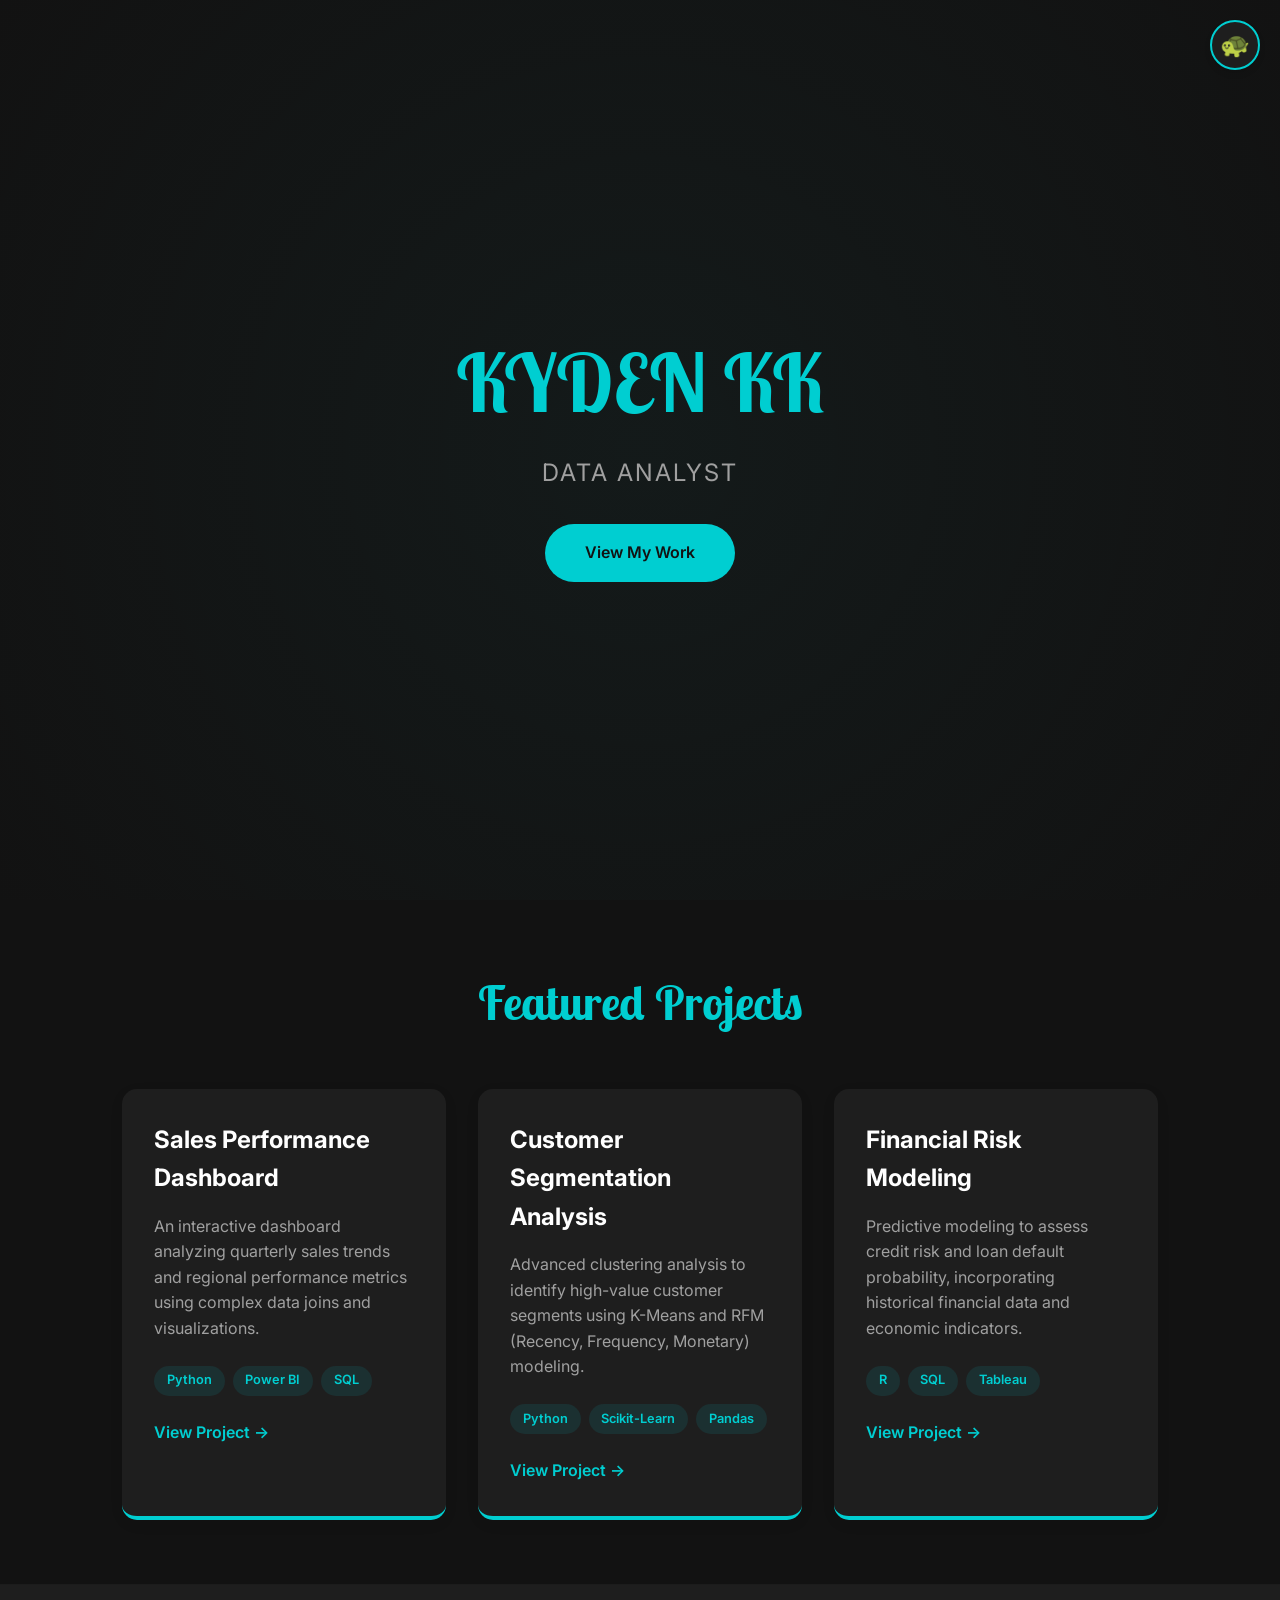
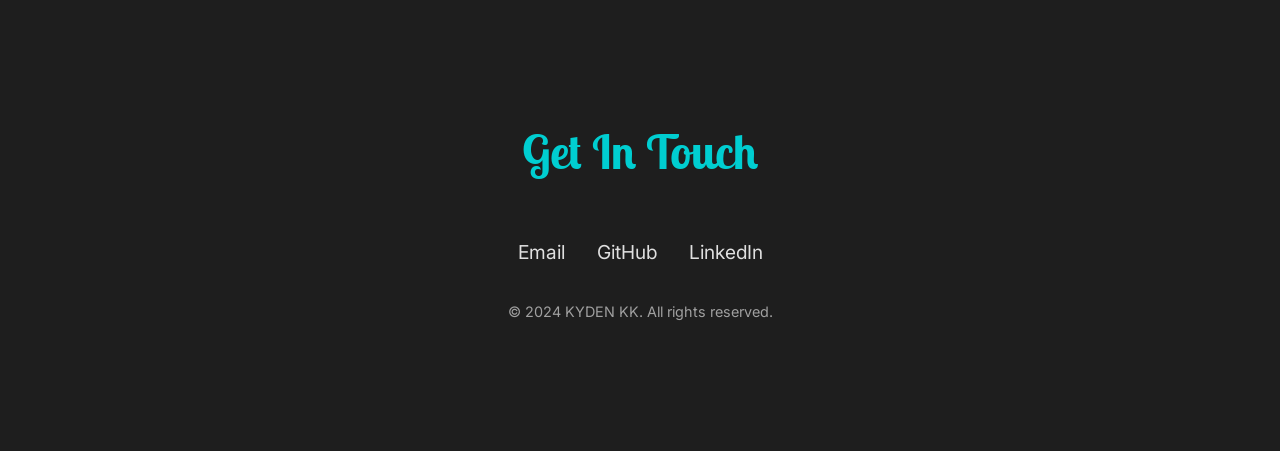
<file: index.html>
<!DOCTYPE html>
<html lang="en">
<head>
    <meta charset="UTF-8">
    <meta name="viewport" content="width=device-width, initial-scale=1.0">
    <title>KYDEN KK | Data Analyst Portfolio</title>
    <!-- Google Fonts: Lobster Two and Inter -->
    <link rel="preconnect" href="https://fonts.googleapis.com">
    <link rel="preconnect" href="https://fonts.gstatic.com" crossorigin>
    <link href="https://fonts.googleapis.com/css2?family=Lobster+Two:ital,wght@0,400;0,700;1,400;1,700&family=Inter:wght@300;400;600&display=swap" rel="stylesheet">
    <link rel="stylesheet" href="style.css">
</head>
<body class="turquoise-theme">
    <!-- Theme Toggle -->
    <div class="theme-toggle-container">
        <button id="theme-toggle" aria-label="Toggle Theme">
            <span id="theme-icon">🐢</span>
        </button>
    </div>

    <!-- Hero Section -->
    <header class="hero">
        <div class="hero-content">
            <h1>KYDEN KK</h1>
            <p class="subtitle">Data Analyst</p>
            <a href="#projects" class="cta-button">View My Work</a>
        </div>
    </header>

    <!-- Projects Section -->
    <section id="projects" class="container">
        <h2 class="section-title">Featured Projects</h2>
        <div class="project-grid">
            <!-- Project 1 -->
            <div class="project-card">
                <h3>Sales Performance Dashboard</h3>
                <p>An interactive dashboard analyzing quarterly sales trends and regional performance metrics using complex data joins and visualizations.</p>
                <div class="tags">
                    <span>Python</span>
                    <span>Power BI</span>
                    <span>SQL</span>
                </div>
                <a href="#" class="project-link">View Project &rarr;</a>
            </div>
            <!-- Project 2 -->
            <div class="project-card">
                <h3>Customer Segmentation Analysis</h3>
                <p>Advanced clustering analysis to identify high-value customer segments using K-Means and RFM (Recency, Frequency, Monetary) modeling.</p>
                <div class="tags">
                    <span>Python</span>
                    <span>Scikit-Learn</span>
                    <span>Pandas</span>
                </div>
                <a href="#" class="project-link">View Project &rarr;</a>
            </div>
            <!-- Project 3 -->
            <div class="project-card">
                <h3>Financial Risk Modeling</h3>
                <p>Predictive modeling to assess credit risk and loan default probability, incorporating historical financial data and economic indicators.</p>
                <div class="tags">
                    <span>R</span>
                    <span>SQL</span>
                    <span>Tableau</span>
                </div>
                <a href="#" class="project-link">View Project &rarr;</a>
            </div>
        </div>
    </section>

    <!-- Contact Section -->
    <footer id="contact">
        <div class="container">
            <h2 class="section-title">Get In Touch</h2>
            <div class="contact-links">
                <a href="mailto:kyden.kk@example.com">Email</a>
                <a href="https://github.com/kydenkk" target="_blank">GitHub</a>
                <a href="https://linkedin.com/in/kydenkk" target="_blank">LinkedIn</a>
            </div>
            <p class="copyright">&copy; 2024 KYDEN KK. All rights reserved.</p>
        </div>
    </footer>
    <script src="script.js"></script>
</body>
</html>
</file>
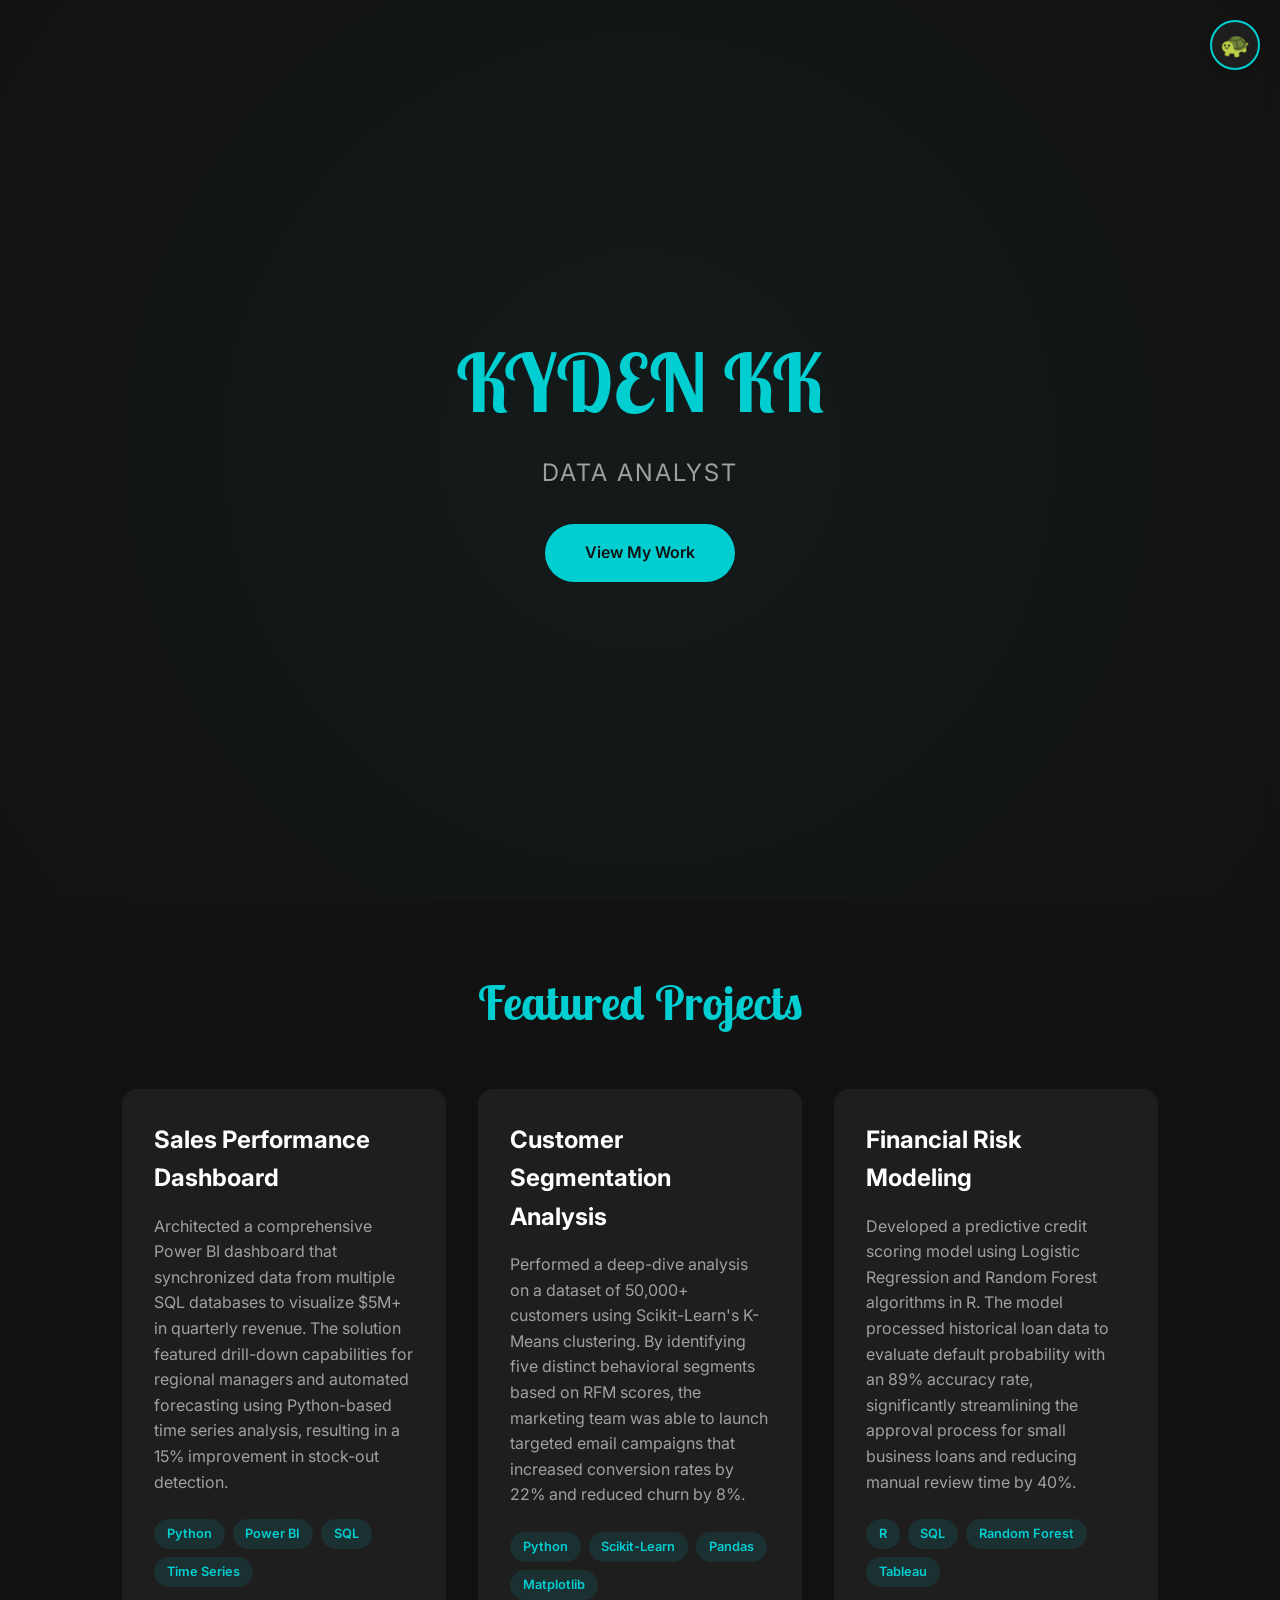
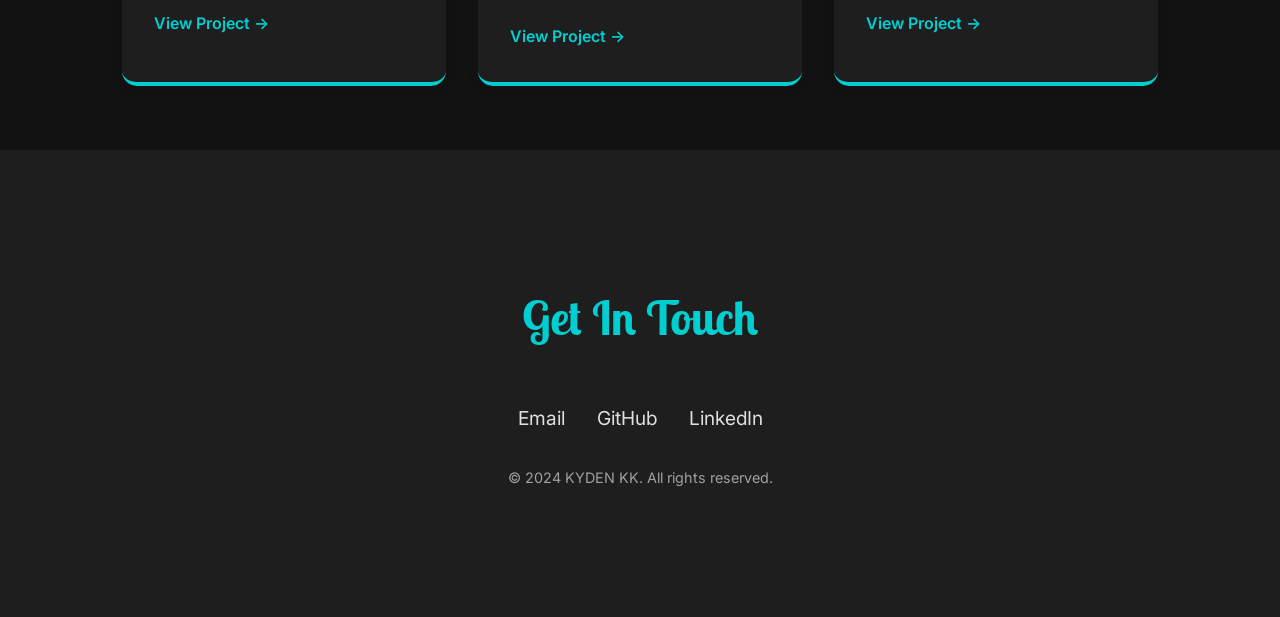
<file: docs/index.html>
<!DOCTYPE html>
<html lang="en">
<head>
    <meta charset="UTF-8">
    <meta name="viewport" content="width=device-width, initial-scale=1.0">
    <title>KYDEN KK | Data Analyst Portfolio</title>
    <!-- Google Fonts: Lobster Two and Inter -->
    <link rel="preconnect" href="https://fonts.googleapis.com">
    <link rel="preconnect" href="https://fonts.gstatic.com" crossorigin>
    <link href="https://fonts.googleapis.com/css2?family=Lobster+Two:ital,wght@0,400;0,700;1,400;1,700&family=Inter:wght@300;400;600&display=swap" rel="stylesheet">
    <link rel="stylesheet" href="style.css">
</head>
<body class="turquoise-theme">
    <!-- Theme Toggle -->
    <div class="theme-toggle-container">
        <button id="theme-toggle" aria-label="Toggle Theme">
            <span id="theme-icon">🐢</span>
        </button>
    </div>

    <!-- Hero Section -->
    <header class="hero">
        <div class="hero-content">
            <h1>KYDEN KK</h1>
            <p class="subtitle">Data Analyst</p>
            <a href="#projects" class="cta-button">View My Work</a>
        </div>
    </header>

    <!-- Projects Section -->
    <section id="projects" class="container">
        <h2 class="section-title">Featured Projects</h2>
        <div class="project-grid">
            <!-- Project 1 -->
            <div class="project-card">
                <h3>Sales Performance Dashboard</h3>
                <p>Architected a comprehensive Power BI dashboard that synchronized data from multiple SQL databases to visualize $5M+ in quarterly revenue. The solution featured drill-down capabilities for regional managers and automated forecasting using Python-based time series analysis, resulting in a 15% improvement in stock-out detection.</p>
                <div class="tags">
                    <span>Python</span>
                    <span>Power BI</span>
                    <span>SQL</span>
                    <span>Time Series</span>
                </div>
                <a href="#" class="project-link">View Project &rarr;</a>
            </div>
            <!-- Project 2 -->
            <div class="project-card">
                <h3>Customer Segmentation Analysis</h3>
                <p>Performed a deep-dive analysis on a dataset of 50,000+ customers using Scikit-Learn's K-Means clustering. By identifying five distinct behavioral segments based on RFM scores, the marketing team was able to launch targeted email campaigns that increased conversion rates by 22% and reduced churn by 8%.</p>
                <div class="tags">
                    <span>Python</span>
                    <span>Scikit-Learn</span>
                    <span>Pandas</span>
                    <span>Matplotlib</span>
                </div>
                <a href="#" class="project-link">View Project &rarr;</a>
            </div>
            <!-- Project 3 -->
            <div class="project-card">
                <h3>Financial Risk Modeling</h3>
                <p>Developed a predictive credit scoring model using Logistic Regression and Random Forest algorithms in R. The model processed historical loan data to evaluate default probability with an 89% accuracy rate, significantly streamlining the approval process for small business loans and reducing manual review time by 40%.</p>
                <div class="tags">
                    <span>R</span>
                    <span>SQL</span>
                    <span>Random Forest</span>
                    <span>Tableau</span>
                </div>
                <a href="#" class="project-link">View Project &rarr;</a>
            </div>
        </div>
    </section>

    <!-- Contact Section -->
    <footer id="contact">
        <div class="container">
            <h2 class="section-title">Get In Touch</h2>
            <div class="contact-links">
                <a href="mailto:kyden.kk@example.com">Email</a>
                <a href="https://github.com/kydenkk" target="_blank">GitHub</a>
                <a href="https://linkedin.com/in/kydenkk" target="_blank">LinkedIn</a>
            </div>
            <p class="copyright">&copy; 2024 KYDEN KK. All rights reserved.</p>
        </div>
    </footer>
    <script src="script.js"></script>
</body>
</html>
</file>
<file: style.css>
:root {
    --font-heading: 'Lobster Two', cursive;
    --font-body: 'Inter', sans-serif;
    --white: #ffffff;
}

.turquoise-theme {
    --primary-color: #00CED1;
    --primary-hover: #40E0D0;
    --bg-color: #121212;
    --card-bg: #1e1e1e;
    --text-color: #e0e0e0;
    --text-muted: #a0a0a0;
}

.pink-theme {
    --primary-color: #FFB6C1; /* Light Pink */
    --primary-hover: #FFC0CB;
    --bg-color: #FFF0F5; /* Lavender Blush */
    --card-bg: #ffffff;
    --text-color: #4b0082; /* Indigo for contrast */
    --text-muted: #8b5a83;
}

* {
    margin: 0;
    padding: 0;
    box-sizing: border-box;
}

html {
    scroll-behavior: smooth;
}

body {
    background-color: var(--bg-color);
    color: var(--text-color);
    font-family: var(--font-body);
    line-height: 1.6;
    transition: background-color 0.3s ease, color 0.3s ease;
}

.container {
    max-width: 1100px;
    margin: 0 auto;
    padding: 4rem 2rem;
}

/* Theme Toggle */
.theme-toggle-container {
    position: fixed;
    top: 20px;
    right: 20px;
    z-index: 1000;
}

#theme-toggle {
    background: var(--card-bg);
    border: 2px solid var(--primary-color);
    border-radius: 50%;
    width: 50px;
    height: 50px;
    cursor: pointer;
    font-size: 1.5rem;
    display: flex;
    align-items: center;
    justify-content: center;
    transition: all 0.3s ease;
    box-shadow: 0 4px 6px rgba(0,0,0,0.1);
}

#theme-toggle:hover {
    transform: scale(1.1);
    box-shadow: 0 6px 12px rgba(0,0,0,0.15);
}

/* Hero Section */
.hero {
    height: 100vh;
    display: flex;
    align-items: center;
    justify-content: center;
    text-align: center;
    /* Default dark hero for dark theme, adjusted for pink theme */
    background: radial-gradient(circle at center, var(--card-bg) 0%, var(--bg-color) 100%);
}

.turquoise-theme .hero {
    background: linear-gradient(rgba(18, 18, 18, 0.8), rgba(18, 18, 18, 0.8)), 
                radial-gradient(circle at center, #1a3a3a 0%, #121212 100%);
}

.hero h1 {
    font-family: var(--font-heading);
    font-size: 5rem;
    color: var(--primary-color);
    margin-bottom: 0.5rem;
}

.hero .subtitle {
    font-size: 1.5rem;
    color: var(--text-muted);
    letter-spacing: 2px;
    text-transform: uppercase;
    margin-bottom: 2rem;
}

.cta-button {
    display: inline-block;
    padding: 1rem 2.5rem;
    background-color: var(--primary-color);
    color: var(--bg-color);
    text-decoration: none;
    font-weight: 600;
    border-radius: 50px;
    transition: transform 0.3s ease, background-color 0.3s ease;
}

.cta-button:hover {
    background-color: var(--primary-hover);
    transform: translateY(-3px);
}

/* Section Titles */
.section-title {
    font-family: var(--font-heading);
    font-size: 3rem;
    color: var(--primary-color);
    text-align: center;
    margin-bottom: 3rem;
}

/* Projects Grid */
.project-grid {
    display: grid;
    grid-template-columns: repeat(auto-fit, minmax(300px, 1fr));
    gap: 2rem;
}

.project-card {
    background-color: var(--card-bg);
    padding: 2rem;
    border-radius: 15px;
    border-bottom: 4px solid var(--primary-color);
    transition: transform 0.3s ease, background-color 0.3s ease, border-color 0.3s ease;
    box-shadow: 0 4px 15px rgba(0,0,0,0.05);
}

.project-card:hover {
    transform: translateY(-10px);
}

.project-card h3 {
    font-size: 1.5rem;
    margin-bottom: 1rem;
    color: var(--text-color);
}

.turquoise-theme .project-card h3 {
    color: var(--white);
}

.project-card p {
    color: var(--text-muted);
    margin-bottom: 1.5rem;
}

.tags {
    margin-bottom: 1.5rem;
    display: flex;
    flex-wrap: wrap;
    gap: 0.5rem;
}

.tags span {
    background-color: rgba(var(--primary-color-rgb, 0, 206, 209), 0.1);
    color: var(--primary-color);
    padding: 0.3rem 0.8rem;
    border-radius: 20px;
    font-size: 0.8rem;
    font-weight: 600;
}

/* Specific RGB values for opacity background */
.turquoise-theme { --primary-color-rgb: 0, 206, 209; }
.pink-theme { --primary-color-rgb: 255, 182, 193; }

.project-link {
    color: var(--primary-color);
    text-decoration: none;
    font-weight: 600;
    transition: color 0.3s ease;
}

.project-link:hover {
    color: var(--primary-hover);
}

/* Contact Section */
#contact {
    background-color: var(--card-bg);
    padding: 4rem 0;
    text-align: center;
    border-top: 1px solid rgba(0,0,0,0.05);
}

.contact-links {
    margin-bottom: 2rem;
    display: flex;
    justify-content: center;
    gap: 2rem;
}

.contact-links a {
    color: var(--text-color);
    text-decoration: none;
    font-size: 1.2rem;
    transition: color 0.3s ease;
}

.contact-links a:hover {
    color: var(--primary-color);
}

.copyright {
    color: var(--text-muted);
    font-size: 0.9rem;
}

/* Responsiveness */
@media (max-width: 768px) {
    .hero h1 {
        font-size: 3.5rem;
    }
    
    .section-title {
        font-size: 2.5rem;
    }
    
    .project-grid {
        grid-template-columns: 1fr;
    }
}
</file>
<file: docs/style.css>
:root {
    --font-heading: 'Lobster Two', cursive;
    --font-body: 'Inter', sans-serif;
    --white: #ffffff;
}

.turquoise-theme {
    --primary-color: #00CED1;
    --primary-hover: #40E0D0;
    --bg-color: #121212;
    --card-bg: #1e1e1e;
    --text-color: #e0e0e0;
    --text-muted: #a0a0a0;
}

.pink-theme {
    --primary-color: #FFB6C1; /* Light Pink */
    --primary-hover: #FFC0CB;
    --bg-color: #FFF0F5; /* Lavender Blush */
    --card-bg: #ffffff;
    --text-color: #4b0082; /* Indigo for contrast */
    --text-muted: #8b5a83;
}

* {
    margin: 0;
    padding: 0;
    box-sizing: border-box;
}

html {
    scroll-behavior: smooth;
}

body {
    background-color: var(--bg-color);
    color: var(--text-color);
    font-family: var(--font-body);
    line-height: 1.6;
    transition: background-color 0.3s ease, color 0.3s ease;
}

.container {
    max-width: 1100px;
    margin: 0 auto;
    padding: 4rem 2rem;
}

/* Theme Toggle */
.theme-toggle-container {
    position: fixed;
    top: 20px;
    right: 20px;
    z-index: 1000;
}

#theme-toggle {
    background: var(--card-bg);
    border: 2px solid var(--primary-color);
    border-radius: 50%;
    width: 50px;
    height: 50px;
    cursor: pointer;
    font-size: 1.5rem;
    display: flex;
    align-items: center;
    justify-content: center;
    transition: all 0.3s ease;
    box-shadow: 0 4px 6px rgba(0,0,0,0.1);
}

#theme-toggle:hover {
    transform: scale(1.1);
    box-shadow: 0 6px 12px rgba(0,0,0,0.15);
}

/* Hero Section */
.hero {
    height: 100vh;
    display: flex;
    align-items: center;
    justify-content: center;
    text-align: center;
    /* Default dark hero for dark theme, adjusted for pink theme */
    background: radial-gradient(circle at center, var(--card-bg) 0%, var(--bg-color) 100%);
}

.turquoise-theme .hero {
    background: linear-gradient(rgba(18, 18, 18, 0.8), rgba(18, 18, 18, 0.8)), 
                radial-gradient(circle at center, #1a3a3a 0%, #121212 100%);
}

.hero h1 {
    font-family: var(--font-heading);
    font-size: 5rem;
    color: var(--primary-color);
    margin-bottom: 0.5rem;
}

.hero .subtitle {
    font-size: 1.5rem;
    color: var(--text-muted);
    letter-spacing: 2px;
    text-transform: uppercase;
    margin-bottom: 2rem;
}

.cta-button {
    display: inline-block;
    padding: 1rem 2.5rem;
    background-color: var(--primary-color);
    color: var(--bg-color);
    text-decoration: none;
    font-weight: 600;
    border-radius: 50px;
    transition: transform 0.3s ease, background-color 0.3s ease;
}

.cta-button:hover {
    background-color: var(--primary-hover);
    transform: translateY(-3px);
}

/* Section Titles */
.section-title {
    font-family: var(--font-heading);
    font-size: 3rem;
    color: var(--primary-color);
    text-align: center;
    margin-bottom: 3rem;
}

/* Projects Grid */
.project-grid {
    display: grid;
    grid-template-columns: repeat(auto-fit, minmax(300px, 1fr));
    gap: 2rem;
}

.project-card {
    background-color: var(--card-bg);
    padding: 2rem;
    border-radius: 15px;
    border-bottom: 4px solid var(--primary-color);
    transition: transform 0.3s ease, background-color 0.3s ease, border-color 0.3s ease;
    box-shadow: 0 4px 15px rgba(0,0,0,0.05);
}

.project-card:hover {
    transform: translateY(-10px);
}

.project-card h3 {
    font-size: 1.5rem;
    margin-bottom: 1rem;
    color: var(--text-color);
}

.turquoise-theme .project-card h3 {
    color: var(--white);
}

.project-card p {
    color: var(--text-muted);
    margin-bottom: 1.5rem;
}

.tags {
    margin-bottom: 1.5rem;
    display: flex;
    flex-wrap: wrap;
    gap: 0.5rem;
}

.tags span {
    background-color: rgba(var(--primary-color-rgb, 0, 206, 209), 0.1);
    color: var(--primary-color);
    padding: 0.3rem 0.8rem;
    border-radius: 20px;
    font-size: 0.8rem;
    font-weight: 600;
}

/* Specific RGB values for opacity background */
.turquoise-theme { --primary-color-rgb: 0, 206, 209; }
.pink-theme { --primary-color-rgb: 255, 182, 193; }

.project-link {
    color: var(--primary-color);
    text-decoration: none;
    font-weight: 600;
    transition: color 0.3s ease;
}

.project-link:hover {
    color: var(--primary-hover);
}

/* Contact Section */
#contact {
    background-color: var(--card-bg);
    padding: 4rem 0;
    text-align: center;
    border-top: 1px solid rgba(0,0,0,0.05);
}

.contact-links {
    margin-bottom: 2rem;
    display: flex;
    justify-content: center;
    gap: 2rem;
}

.contact-links a {
    color: var(--text-color);
    text-decoration: none;
    font-size: 1.2rem;
    transition: color 0.3s ease;
}

.contact-links a:hover {
    color: var(--primary-color);
}

.copyright {
    color: var(--text-muted);
    font-size: 0.9rem;
}

/* Responsiveness */
@media (max-width: 768px) {
    .hero h1 {
        font-size: 3.5rem;
    }
    
    .section-title {
        font-size: 2.5rem;
    }
    
    .project-grid {
        grid-template-columns: 1fr;
    }
}
</file>
